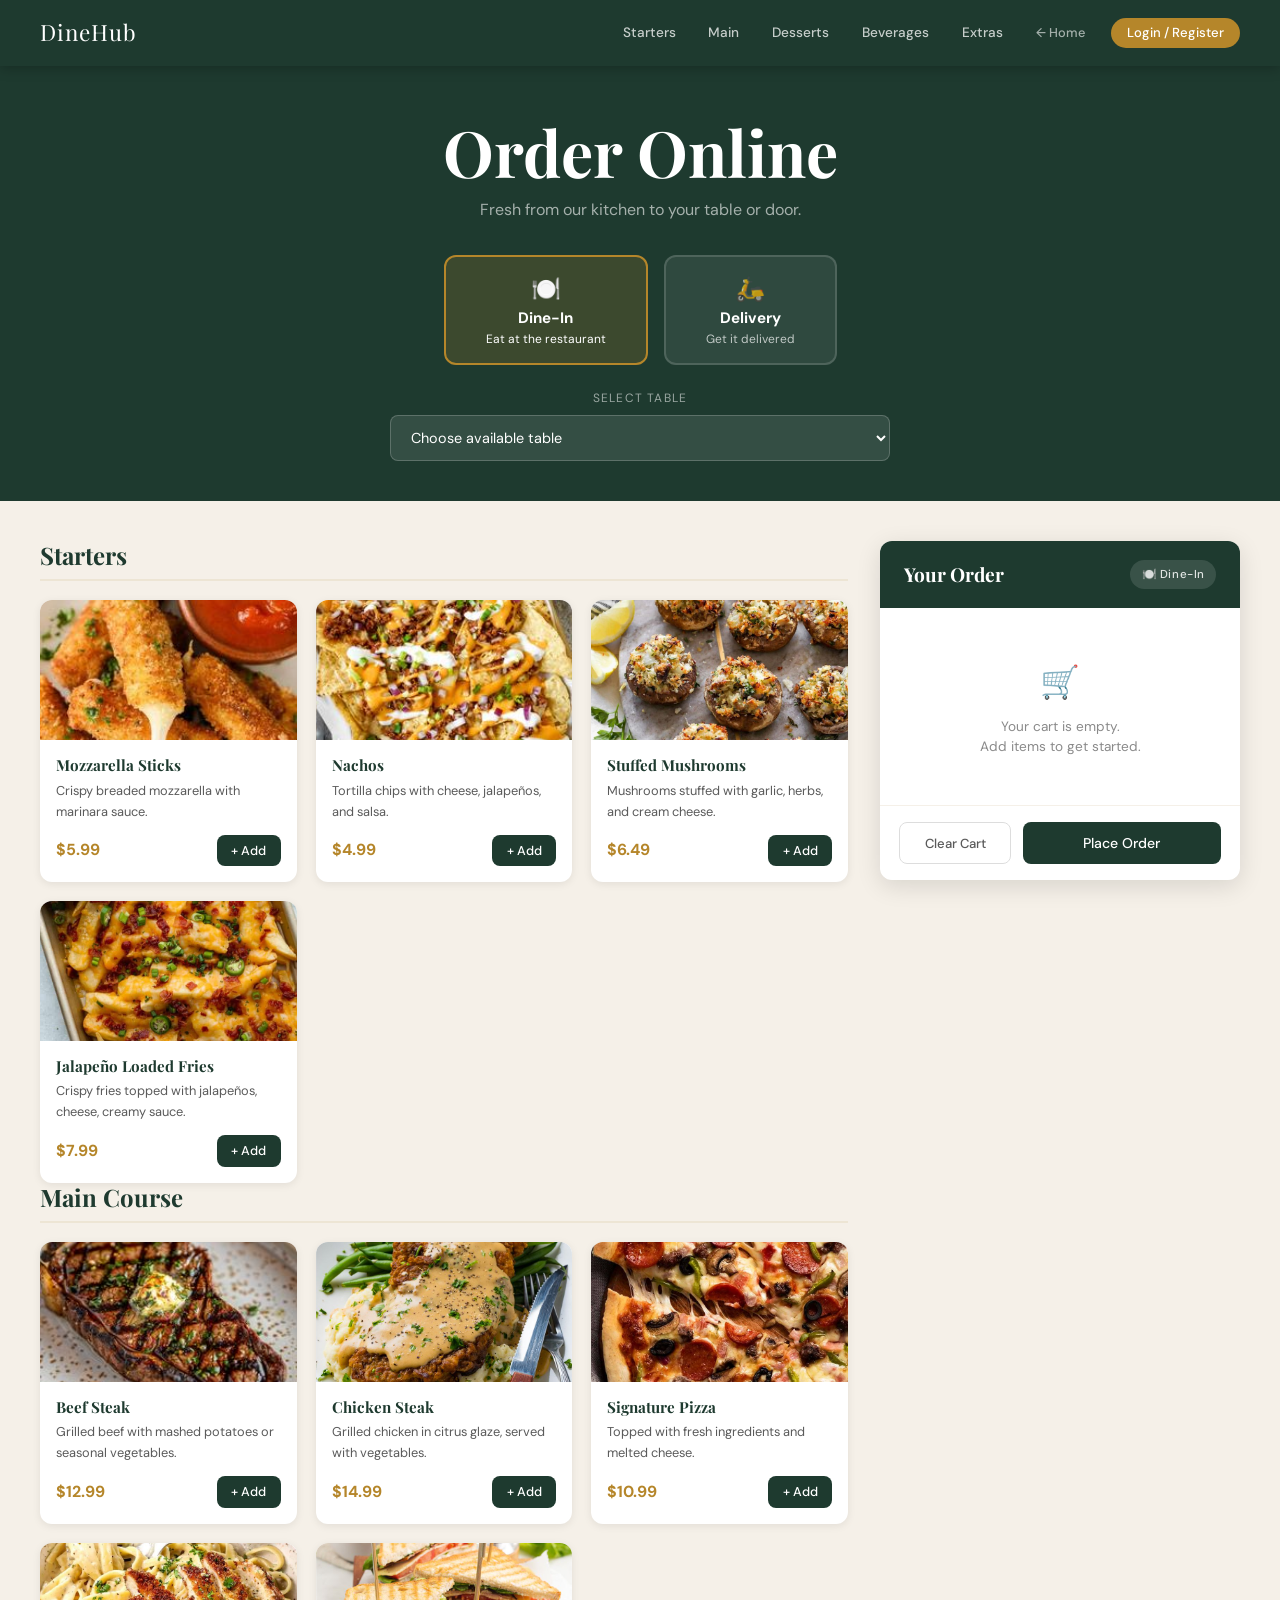
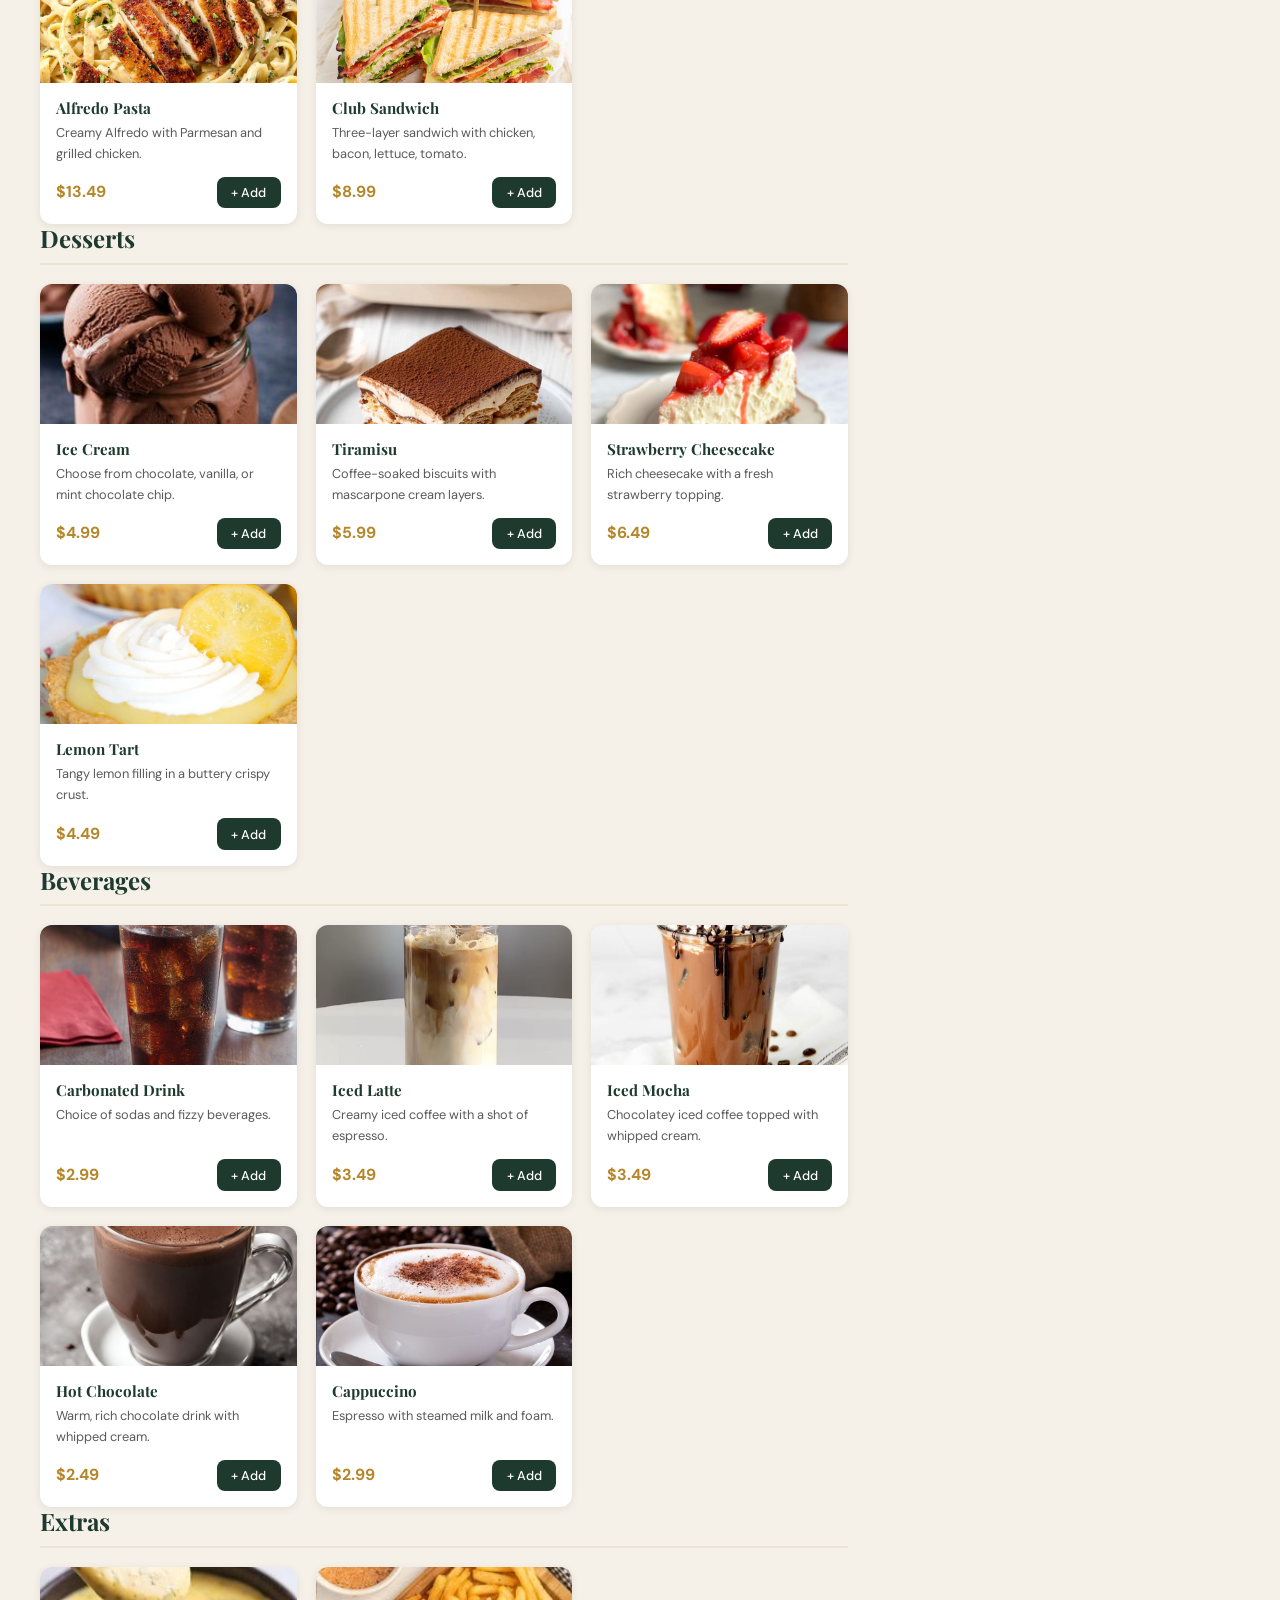
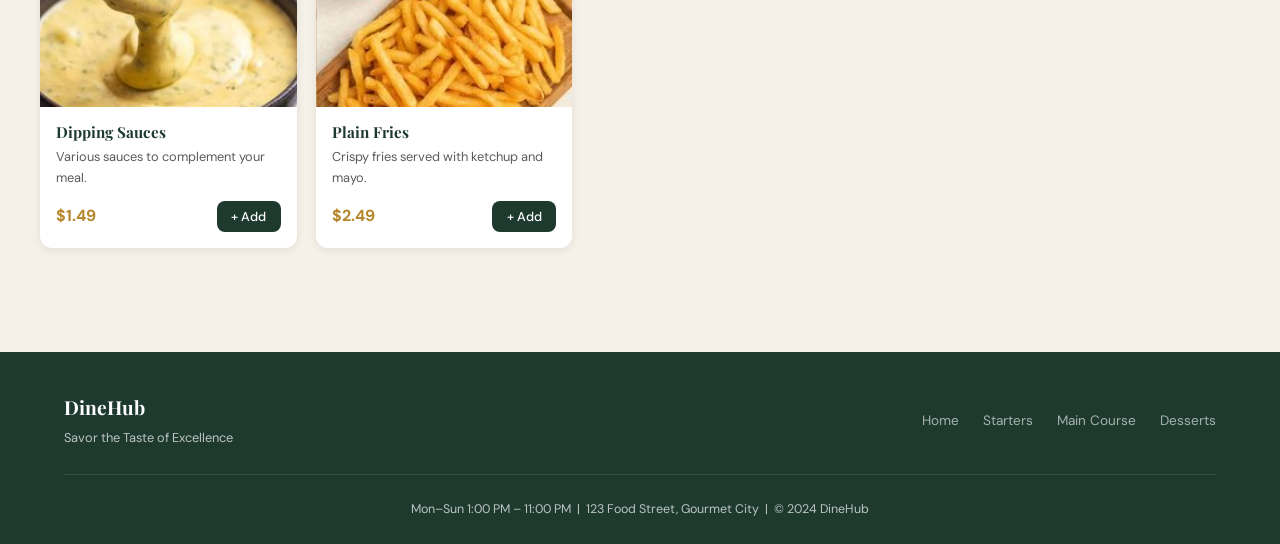
<file: index.html>
<!DOCTYPE html>
<html lang="en">
<head>
    <meta charset="UTF-8">
    <meta name="viewport" content="width=device-width, initial-scale=1.0">
    <title>DineHub — Order Online</title>
    <link href="https://fonts.googleapis.com/css2?family=Playfair+Display:ital,wght@0,400;0,700;1,400&family=DM+Sans:wght@300;400;500&display=swap" rel="stylesheet">
    <link rel="stylesheet" href="styles.css">
</head>
<body class="order-page">

    <nav class="top-nav">
        <div class="nav-brand">DineHub</div>
        <div class="nav-links">
            <a href="#Starters">Starters</a>
            <a href="#Main-course">Main</a>
            <a href="#Desserts">Desserts</a>
            <a href="#Beverages">Beverages</a>
            <a href="#Extras">Extras</a>
            <a href="home.html" class="nav-back">← Home</a>
            <!-- Login/Register button injected here by script.js -->
        </div>
    </nav>

    <div class="order-hero">
        <h1>Order Online</h1>
        <p>Fresh from our kitchen to your table or door.</p>

        <!-- ORDER TYPE SELECTOR -->
        <div class="order-type-selector">
            <button class="order-type-btn active" data-type="dine-in" id="btnDineIn">
                <span class="type-icon">🍽️</span>
                <strong>Dine-In</strong>
                <small>Eat at the restaurant</small>
            </button>
            <button class="order-type-btn" data-type="delivery" id="btnDelivery">
                <span class="type-icon">🛵</span>
                <strong>Delivery</strong>
                <small>Get it delivered</small>
            </button>
        </div>

        <!-- DINE-IN: table selection -->
        <div class="order-extra-fields" id="dineinFields">
            <label>Select Table</label>
            <select id="tableSelect">
                <option value="">Choose available table</option>
                <option value="1">Table 1 — 2 seats</option>
                <option value="2">Table 2 — 4 seats</option>
                <option value="3">Table 3 — 4 seats</option>
                <option value="4">Table 4 — 6 seats</option>
                <option value="5">Table 5 — 8 seats</option>
                <option value="6">Table 6 — 2 seats</option>
                <option value="7">Table 7 — 4 seats</option>
            </select>
        </div>

        <!-- DELIVERY: address -->
        <div class="order-extra-fields hidden" id="deliveryFields">
            <label>Delivery Address</label>
            <input type="text" id="deliveryAddress" placeholder="Enter your delivery address…">
        </div>
    </div>

    <main class="order-layout">
        <div class="menu-column">

            <section id="Starters">
                <h2 class="category-heading"><span>Starters</span></h2>
                <div class="items-grid">
                    <div class="menu-card" data-price="5.99" data-name="Mozzarella Sticks" data-item-id="1">
                        <div class="card-img" style="background-image:url('mz.jpg')"></div>
                        <div class="card-body">
                            <h3>Mozzarella Sticks</h3>
                            <p>Crispy breaded mozzarella with marinara sauce.</p>
                            <div class="card-footer">
                                <strong>$5.99</strong>
                                <button class="add-to-cart">+ Add</button>
                            </div>
                        </div>
                    </div>
                    <div class="menu-card" data-price="4.99" data-name="Nachos" data-item-id="2">
                        <div class="card-img" style="background-image:url('nachos.jpg')"></div>
                        <div class="card-body">
                            <h3>Nachos</h3>
                            <p>Tortilla chips with cheese, jalapeños, and salsa.</p>
                            <div class="card-footer">
                                <strong>$4.99</strong>
                                <button class="add-to-cart">+ Add</button>
                            </div>
                        </div>
                    </div>
                    <div class="menu-card" data-price="6.49" data-name="Stuffed Mushrooms" data-item-id="3">
                        <div class="card-img" style="background-image:url('Stuffed Mushrooms {Easy Appetizer} - Two Peas & Their Pod.jpeg')"></div>
                        <div class="card-body">
                            <h3>Stuffed Mushrooms</h3>
                            <p>Mushrooms stuffed with garlic, herbs, and cream cheese.</p>
                            <div class="card-footer">
                                <strong>$6.49</strong>
                                <button class="add-to-cart">+ Add</button>
                            </div>
                        </div>
                    </div>
                    <div class="menu-card" data-price="7.99" data-name="Jalapeño Loaded Fries" data-item-id="4">
                        <div class="card-img" style="background-image:url('fries.jpeg')"></div>
                        <div class="card-body">
                            <h3>Jalapeño Loaded Fries</h3>
                            <p>Crispy fries topped with jalapeños, cheese, creamy sauce.</p>
                            <div class="card-footer">
                                <strong>$7.99</strong>
                                <button class="add-to-cart">+ Add</button>
                            </div>
                        </div>
                    </div>
                </div>
            </section>

            <section id="Main-course">
                <h2 class="category-heading"><span>Main Course</span></h2>
                <div class="items-grid">
                    <div class="menu-card" data-price="12.99" data-name="Beef Steak" data-item-id="5">
                        <div class="card-img" style="background-image:url('beefsteak.jpg')"></div>
                        <div class="card-body">
                            <h3>Beef Steak</h3>
                            <p>Grilled beef with mashed potatoes or seasonal vegetables.</p>
                            <div class="card-footer">
                                <strong>$12.99</strong>
                                <button class="add-to-cart">+ Add</button>
                            </div>
                        </div>
                    </div>
                    <div class="menu-card" data-price="14.99" data-name="Chicken Steak" data-item-id="6">
                        <div class="card-img" style="background-image:url('Chicken Fried Steak.jpeg')"></div>
                        <div class="card-body">
                            <h3>Chicken Steak</h3>
                            <p>Grilled chicken in citrus glaze, served with vegetables.</p>
                            <div class="card-footer">
                                <strong>$14.99</strong>
                                <button class="add-to-cart">+ Add</button>
                            </div>
                        </div>
                    </div>
                    <div class="menu-card" data-price="10.99" data-name="Pizza" data-item-id="7">
                        <div class="card-img" style="background-image:url('pizza.jpeg')"></div>
                        <div class="card-body">
                            <h3>Signature Pizza</h3>
                            <p>Topped with fresh ingredients and melted cheese.</p>
                            <div class="card-footer">
                                <strong>$10.99</strong>
                                <button class="add-to-cart">+ Add</button>
                            </div>
                        </div>
                    </div>
                    <div class="menu-card" data-price="13.49" data-name="Alfredo Pasta" data-item-id="8">
                        <div class="card-img" style="background-image:url('Alfredo.jpeg')"></div>
                        <div class="card-body">
                            <h3>Alfredo Pasta</h3>
                            <p>Creamy Alfredo with Parmesan and grilled chicken.</p>
                            <div class="card-footer">
                                <strong>$13.49</strong>
                                <button class="add-to-cart">+ Add</button>
                            </div>
                        </div>
                    </div>
                    <div class="menu-card" data-price="8.99" data-name="Club Sandwich" data-item-id="9">
                        <div class="card-img" style="background-image:url('Club sandwich.jpeg')"></div>
                        <div class="card-body">
                            <h3>Club Sandwich</h3>
                            <p>Three-layer sandwich with chicken, bacon, lettuce, tomato.</p>
                            <div class="card-footer">
                                <strong>$8.99</strong>
                                <button class="add-to-cart">+ Add</button>
                            </div>
                        </div>
                    </div>
                </div>
            </section>

            <section id="Desserts">
                <h2 class="category-heading"><span>Desserts</span></h2>
                <div class="items-grid">
                    <div class="menu-card" data-price="4.99" data-name="Ice Cream" data-item-id="10">
                        <div class="card-img" style="background-image:url('iceee.jpg')"></div>
                        <div class="card-body">
                            <h3>Ice Cream</h3>
                            <p>Choose from chocolate, vanilla, or mint chocolate chip.</p>
                            <div class="card-footer">
                                <strong>$4.99</strong>
                                <button class="add-to-cart">+ Add</button>
                            </div>
                        </div>
                    </div>
                    <div class="menu-card" data-price="5.99" data-name="Tiramisu" data-item-id="11">
                        <div class="card-img" style="background-image:url('Chocolate Tiramisu.jpeg')"></div>
                        <div class="card-body">
                            <h3>Tiramisu</h3>
                            <p>Coffee-soaked biscuits with mascarpone cream layers.</p>
                            <div class="card-footer">
                                <strong>$5.99</strong>
                                <button class="add-to-cart">+ Add</button>
                            </div>
                        </div>
                    </div>
                    <div class="menu-card" data-price="6.49" data-name="Strawberry Cheesecake" data-item-id="12">
                        <div class="card-img" style="background-image:url('cheesecake.jpeg')"></div>
                        <div class="card-body">
                            <h3>Strawberry Cheesecake</h3>
                            <p>Rich cheesecake with a fresh strawberry topping.</p>
                            <div class="card-footer">
                                <strong>$6.49</strong>
                                <button class="add-to-cart">+ Add</button>
                            </div>
                        </div>
                    </div>
                    <div class="menu-card" data-price="4.49" data-name="Lemon Tart" data-item-id="13">
                        <div class="card-img" style="background-image:url('Lemon Tart.jpeg')"></div>
                        <div class="card-body">
                            <h3>Lemon Tart</h3>
                            <p>Tangy lemon filling in a buttery crispy crust.</p>
                            <div class="card-footer">
                                <strong>$4.49</strong>
                                <button class="add-to-cart">+ Add</button>
                            </div>
                        </div>
                    </div>
                </div>
            </section>

            <section id="Beverages">
                <h2 class="category-heading"><span>Beverages</span></h2>
                <div class="items-grid">
                    <div class="menu-card" data-price="2.99" data-name="Carbonated Drink" data-item-id="14">
                        <div class="card-img" style="background-image:url('drink.jpeg')"></div>
                        <div class="card-body">
                            <h3>Carbonated Drink</h3>
                            <p>Choice of sodas and fizzy beverages.</p>
                            <div class="card-footer">
                                <strong>$2.99</strong>
                                <button class="add-to-cart">+ Add</button>
                            </div>
                        </div>
                    </div>
                    <div class="menu-card" data-price="3.49" data-name="Iced Latte" data-item-id="15">
                        <div class="card-img" style="background-image:url('latte.jpeg')"></div>
                        <div class="card-body">
                            <h3>Iced Latte</h3>
                            <p>Creamy iced coffee with a shot of espresso.</p>
                            <div class="card-footer">
                                <strong>$3.49</strong>
                                <button class="add-to-cart">+ Add</button>
                            </div>
                        </div>
                    </div>
                    <div class="menu-card" data-price="3.49" data-name="Iced Mocha" data-item-id="16">
                        <div class="card-img" style="background-image:url('Iced Mocha.jpeg')"></div>
                        <div class="card-body">
                            <h3>Iced Mocha</h3>
                            <p>Chocolatey iced coffee topped with whipped cream.</p>
                            <div class="card-footer">
                                <strong>$3.49</strong>
                                <button class="add-to-cart">+ Add</button>
                            </div>
                        </div>
                    </div>
                    <div class="menu-card" data-price="2.49" data-name="Hot Chocolate" data-item-id="17">
                        <div class="card-img" style="background-image:url('hotchoco.jpeg')"></div>
                        <div class="card-body">
                            <h3>Hot Chocolate</h3>
                            <p>Warm, rich chocolate drink with whipped cream.</p>
                            <div class="card-footer">
                                <strong>$2.49</strong>
                                <button class="add-to-cart">+ Add</button>
                            </div>
                        </div>
                    </div>
                    <div class="menu-card" data-price="2.99" data-name="Cappuccino" data-item-id="18">
                        <div class="card-img" style="background-image:url('Cappuccino.jpeg')"></div>
                        <div class="card-body">
                            <h3>Cappuccino</h3>
                            <p>Espresso with steamed milk and foam.</p>
                            <div class="card-footer">
                                <strong>$2.99</strong>
                                <button class="add-to-cart">+ Add</button>
                            </div>
                        </div>
                    </div>
                </div>
            </section>

            <section id="Extras">
                <h2 class="category-heading"><span>Extras</span></h2>
                <div class="items-grid">
                    <div class="menu-card" data-price="1.49" data-name="Dipping Sauces" data-item-id="19">
                        <div class="card-img" style="background-image:url('sauces.jpg')"></div>
                        <div class="card-body">
                            <h3>Dipping Sauces</h3>
                            <p>Various sauces to complement your meal.</p>
                            <div class="card-footer">
                                <strong>$1.49</strong>
                                <button class="add-to-cart">+ Add</button>
                            </div>
                        </div>
                    </div>
                    <div class="menu-card" data-price="2.49" data-name="Plain Fries" data-item-id="20">
                        <div class="card-img" style="background-image:url('plainfries.jpg')"></div>
                        <div class="card-body">
                            <h3>Plain Fries</h3>
                            <p>Crispy fries served with ketchup and mayo.</p>
                            <div class="card-footer">
                                <strong>$2.49</strong>
                                <button class="add-to-cart">+ Add</button>
                            </div>
                        </div>
                    </div>
                </div>
            </section>

        </div><!-- end menu-column -->

        <!-- STICKY CART -->
        <aside class="cart-sidebar" id="cartSidebar">
            <div class="cart-header">
                <h2>Your Order</h2>
                <div class="cart-type-badge" id="cartTypeBadge">🍽️ Dine-In</div>
            </div>

            <div class="cart-items-list" id="cart-container">
                <div class="cart-empty">
                    <span>🛒</span>
                    <p>Your cart is empty.<br>Add items to get started.</p>
                </div>
            </div>

            <div class="cart-totals" id="cartTotals" style="display:none">
                <div class="totals-row">
                    <span>Subtotal</span>
                    <span id="subtotal">$0.00</span>
                </div>
                <div class="totals-row">
                    <span>Tax (10%)</span>
                    <span id="taxAmount">$0.00</span>
                </div>
                <div class="totals-row total-row">
                    <span>Total</span>
                    <span id="total-price">$0.00</span>
                </div>
            </div>

            <div class="cart-notes" id="cartNotes" style="display:none">
                <label>Special Instructions</label>
                <textarea id="specialNote" placeholder="Allergies, preferences, extra requests…" rows="2"></textarea>
            </div>

            <div class="cart-actions" id="cartActions">
                <button id="clear-cart" class="btn-clear">Clear Cart</button>
                <button id="confirm-order" class="btn-confirm">Place Order</button>
            </div>

            <div class="order-confirmed hidden" id="orderConfirmed">
                <div class="confirm-icon">✓</div>
                <h3>Order Placed!</h3>
                <p id="orderSummaryText">Your order is being prepared.</p>
                <div class="order-id-display">Order #<span id="orderId">—</span></div>
            </div>
        </aside>

    </main>

    <footer class="footer">
        <div class="footer-inner">
            <div class="footer-brand">
                <strong>DineHub</strong>
                <span>Savor the Taste of Excellence</span>
            </div>
            <div class="footer-links">
                <a href="home.html">Home</a>
                <a href="#Starters">Starters</a>
                <a href="#Main-course">Main Course</a>
                <a href="#Desserts">Desserts</a>
            </div>
        </div>
        <p class="footer-copy">Mon–Sun 1:00 PM – 11:00 PM &nbsp;|&nbsp; 123 Food Street, Gourmet City &nbsp;|&nbsp; &copy; 2024 DineHub</p>
    </footer>

    <script src="script.js"></script>
</body>
</html>
</file>
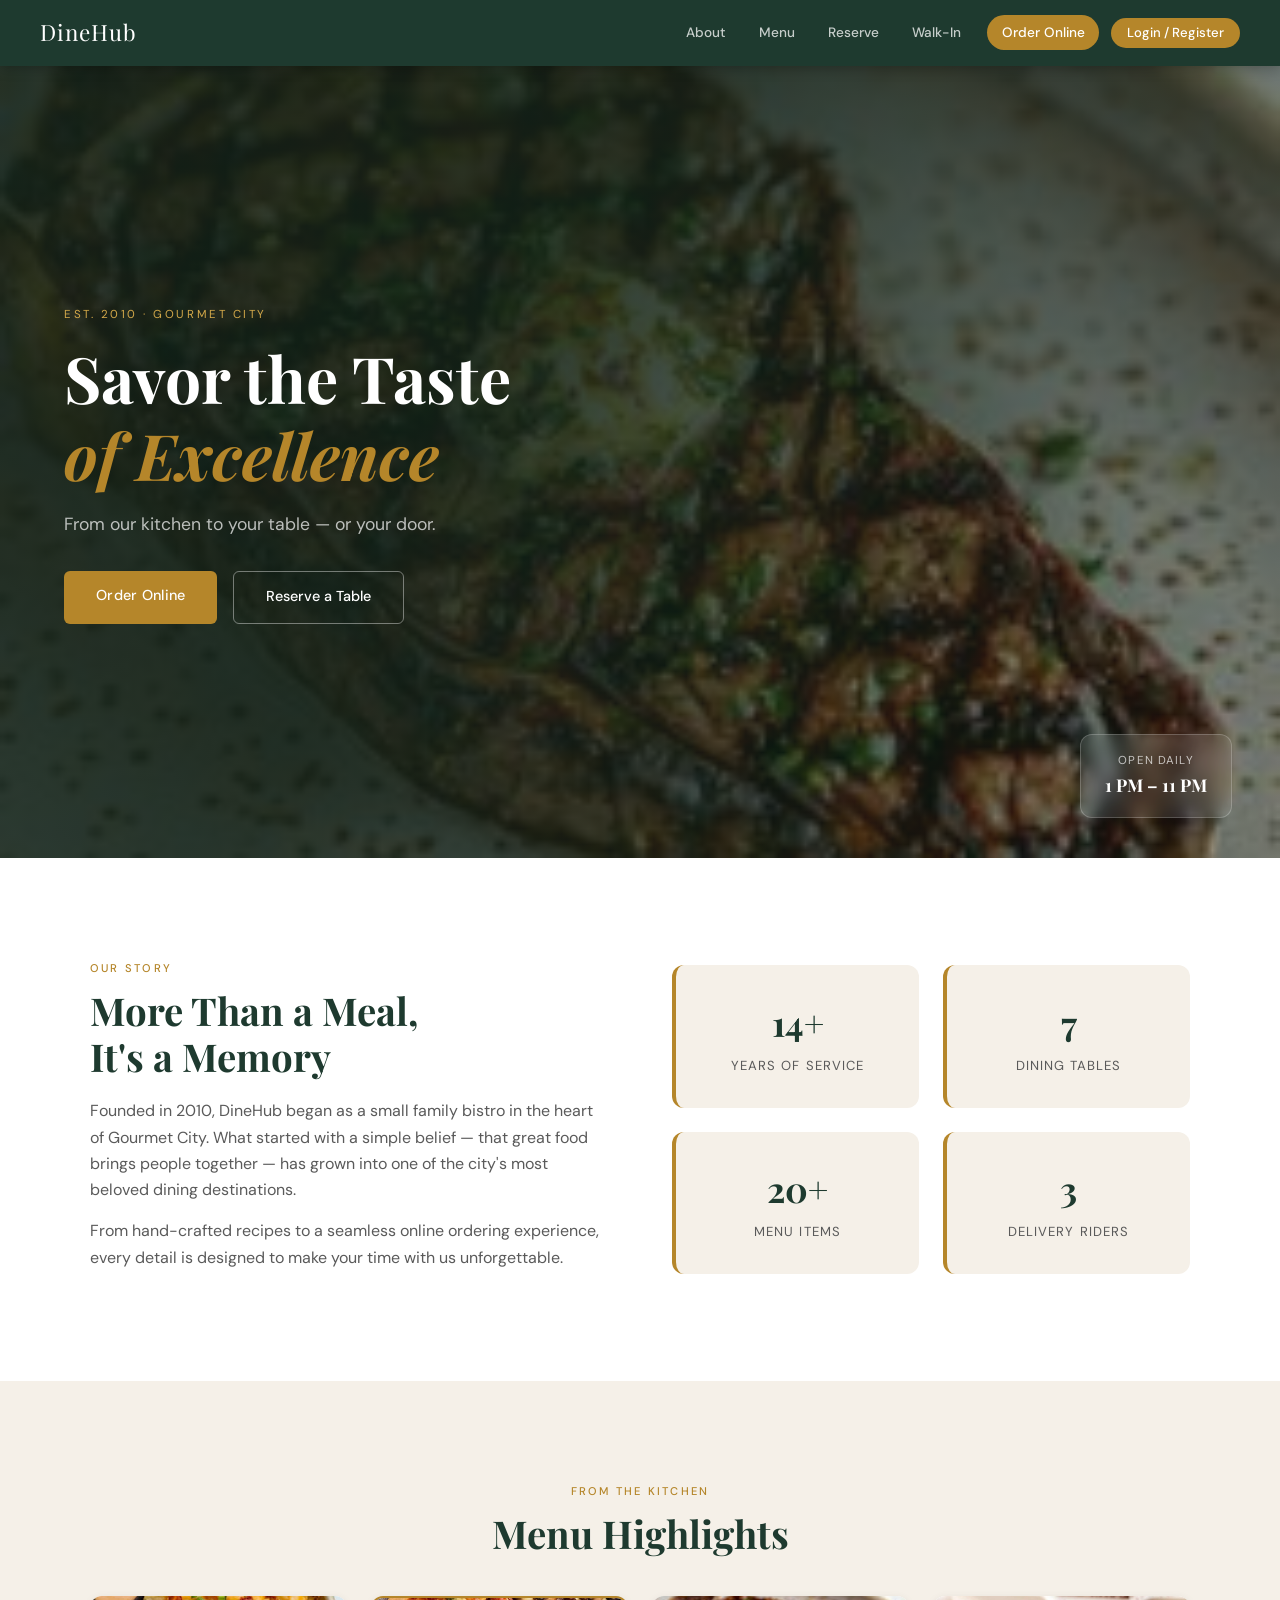
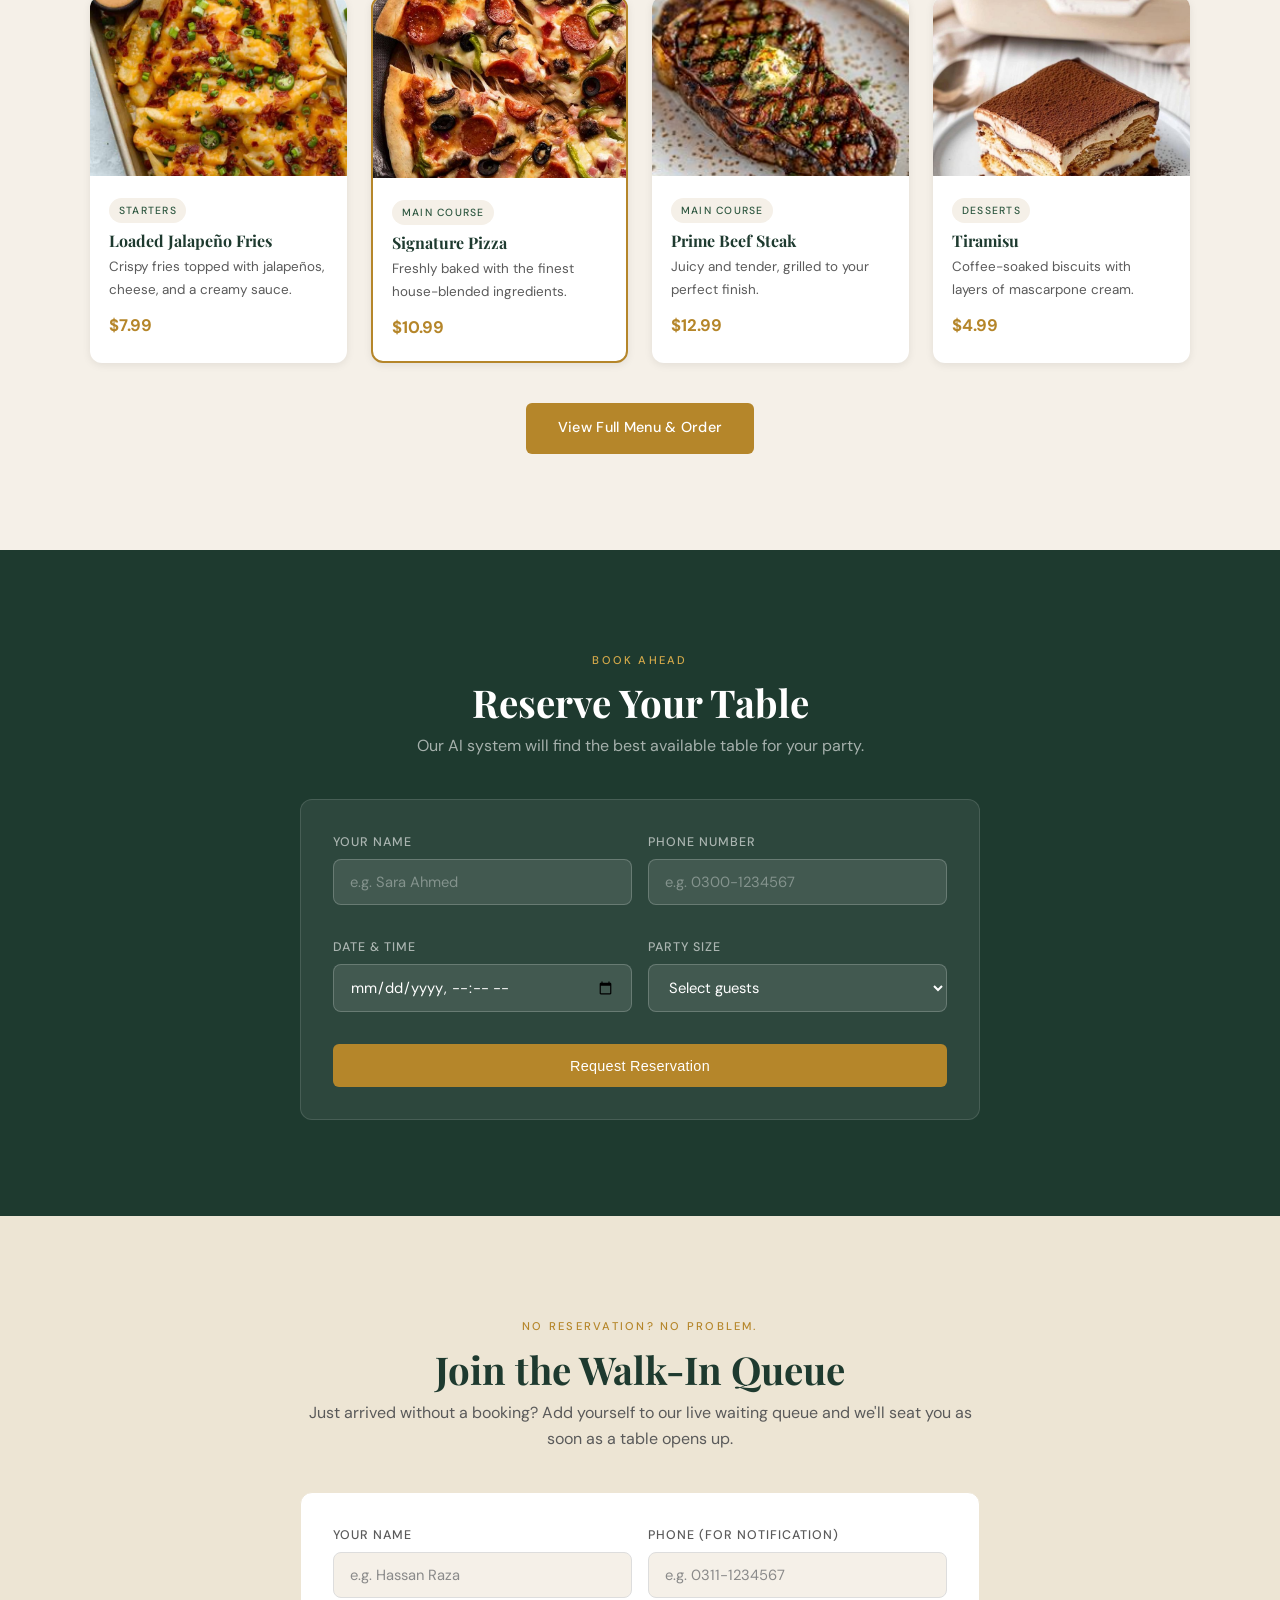
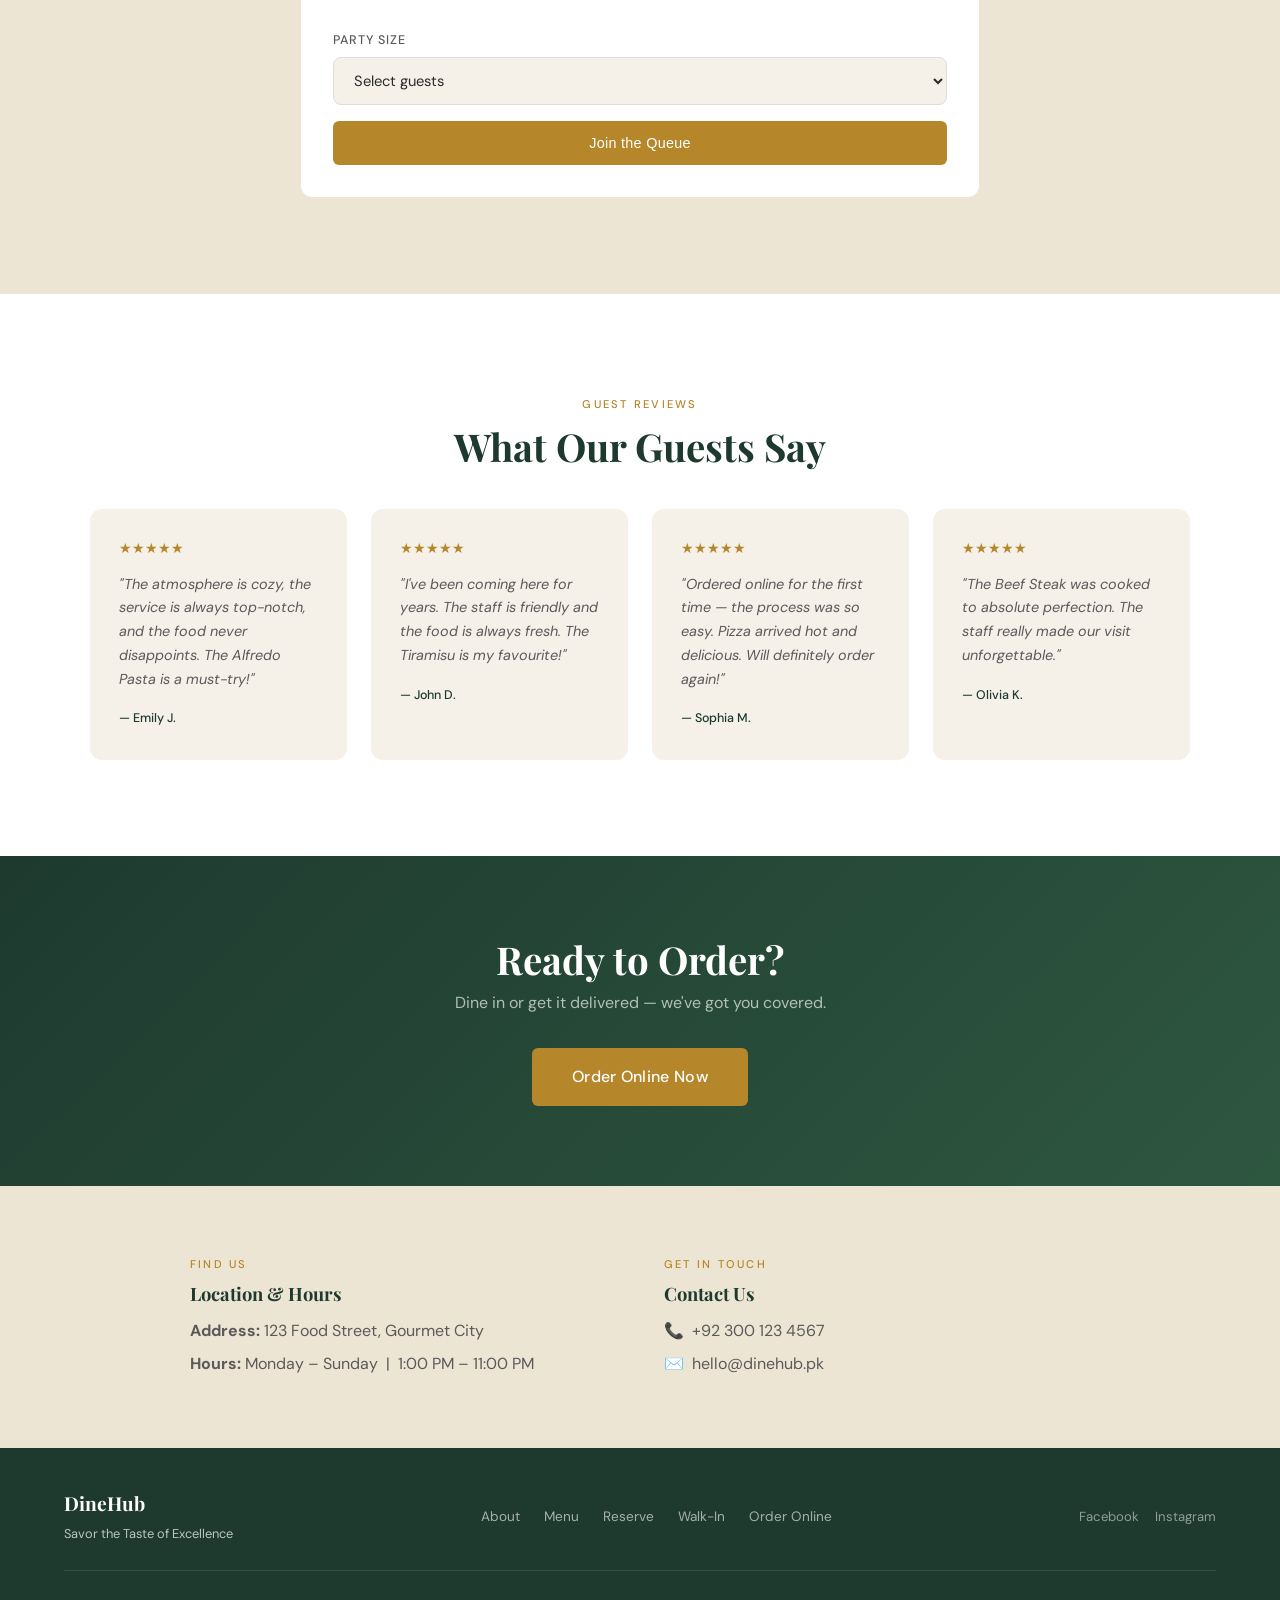
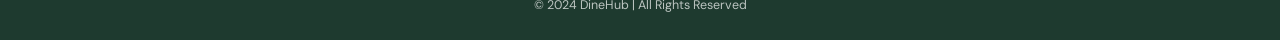
<file: home.html>
<!DOCTYPE html>
<html lang="en">
<head>
    <meta charset="UTF-8">
    <meta name="viewport" content="width=device-width, initial-scale=1.0">
    <title>DineHub — Savor the Taste of Excellence</title>
    <link href="https://fonts.googleapis.com/css2?family=Playfair+Display:ital,wght@0,400;0,700;1,400&family=DM+Sans:wght@300;400;500&display=swap" rel="stylesheet">
    <link rel="stylesheet" href="styles.css">
</head>
<body>

    <nav class="top-nav">
        <div class="nav-brand">DineHub</div>
        <div class="nav-links">
            <a href="#about">About</a>
            <a href="#highlights">Menu</a>
            <a href="#reserve">Reserve</a>
            <a href="#walkin">Walk-In</a>
            <a href="index.html" class="nav-cta">Order Online</a>
            <!-- Login/Register button injected here by script.js -->
        </div>
    </nav>

    <header class="hero">
        <div class="hero-overlay"></div>
        <div class="hero-content">
            <span class="hero-eyebrow">Est. 2010 · Gourmet City</span>
            <h1>Savor the Taste<br><em>of Excellence</em></h1>
            <p class="hero-sub">From our kitchen to your table — or your door.</p>
            <div class="hero-actions">
                <a href="index.html" class="btn-primary">Order Online</a>
                <a href="#reserve" class="btn-ghost">Reserve a Table</a>
            </div>
        </div>
        <div class="hero-badge">
            <span>Open Daily</span>
            <strong>1 PM – 11 PM</strong>
        </div>
    </header>

    <section id="about" class="about-section">
        <div class="about-grid">
            <div class="about-text">
                <span class="section-label">Our Story</span>
                <h2>More Than a Meal,<br>It's a Memory</h2>
                <p>Founded in 2010, DineHub began as a small family bistro in the heart of Gourmet City. What started with a simple belief — that great food brings people together — has grown into one of the city's most beloved dining destinations.</p>
                <p>From hand-crafted recipes to a seamless online ordering experience, every detail is designed to make your time with us unforgettable.</p>
            </div>
            <div class="about-stats">
                <div class="stat">
                    <strong>14+</strong>
                    <span>Years of Service</span>
                </div>
                <div class="stat">
                    <strong>7</strong>
                    <span>Dining Tables</span>
                </div>
                <div class="stat">
                    <strong>20+</strong>
                    <span>Menu Items</span>
                </div>
                <div class="stat">
                    <strong>3</strong>
                    <span>Delivery Riders</span>
                </div>
            </div>
        </div>
    </section>

    <section id="highlights" class="highlights-section">
        <span class="section-label">From the Kitchen</span>
        <h2>Menu Highlights</h2>
        <div class="highlights-grid">
            <div class="highlight-card">
                <div class="highlight-img" style="background-image: url('fries.jpeg')"></div>
                <div class="highlight-body">
                    <span class="tag">Starters</span>
                    <h3>Loaded Jalapeño Fries</h3>
                    <p>Crispy fries topped with jalapeños, cheese, and a creamy sauce.</p>
                    <strong>$7.99</strong>
                </div>
            </div>
            <div class="highlight-card featured">
                <div class="highlight-img" style="background-image: url('pizza.jpeg')"></div>
                <div class="highlight-body">
                    <span class="tag">Main Course</span>
                    <h3>Signature Pizza</h3>
                    <p>Freshly baked with the finest house-blended ingredients.</p>
                    <strong>$10.99</strong>
                </div>
            </div>
            <div class="highlight-card">
                <div class="highlight-img" style="background-image: url('beefsteak.jpg')"></div>
                <div class="highlight-body">
                    <span class="tag">Main Course</span>
                    <h3>Prime Beef Steak</h3>
                    <p>Juicy and tender, grilled to your perfect finish.</p>
                    <strong>$12.99</strong>
                </div>
            </div>
            <div class="highlight-card">
                <div class="highlight-img" style="background-image: url('Chocolate Tiramisu.jpeg')"></div>
                <div class="highlight-body">
                    <span class="tag">Desserts</span>
                    <h3>Tiramisu</h3>
                    <p>Coffee-soaked biscuits with layers of mascarpone cream.</p>
                    <strong>$4.99</strong>
                </div>
            </div>
        </div>
        <div style="text-align:center; margin-top: 2.5rem;">
            <a href="index.html" class="btn-primary">View Full Menu & Order</a>
        </div>
    </section>

    <!-- RESERVATION SECTION -->
    <section id="reserve" class="reserve-section">
        <div class="reserve-inner">
            <span class="section-label light">Book Ahead</span>
            <h2>Reserve Your Table</h2>
            <p class="reserve-sub">Our AI system will find the best available table for your party.</p>
            <form class="reserve-form" id="reserveForm">
                <div class="form-row">
                    <div class="form-group">
                        <label>Your Name</label>
                        <input type="text" placeholder="e.g. Sara Ahmed" required>
                    </div>
                    <div class="form-group">
                        <label>Phone Number</label>
                        <input type="tel" placeholder="e.g. 0300-1234567" required>
                    </div>
                </div>
                <div class="form-row">
                    <div class="form-group">
                        <label>Date & Time</label>
                        <input type="datetime-local" required>
                    </div>
                    <div class="form-group">
                        <label>Party Size</label>
                        <!--
                            IMPORTANT: value must be a plain number.
                            script.js reads this with parseInt() to send to the backend.
                        -->
                        <select required>
                            <option value="">Select guests</option>
                            <option value="1">1 person</option>
                            <option value="2">2 people</option>
                            <option value="3">3 people</option>
                            <option value="4">4 people</option>
                            <option value="5">5 people</option>
                            <option value="6">6 people</option>
                            <option value="7">7+ people</option>
                        </select>
                    </div>
                </div>
                <button type="submit" class="btn-primary full-width">Request Reservation</button>
            </form>
            <div class="reserve-confirmation hidden" id="reserveConfirm">
                <div class="confirm-icon">✓</div>
                <h3>Reservation Confirmed!</h3>
                <p>Our AI has assigned you the best available table. See you soon!</p>
            </div>
        </div>
    </section>

    <!-- WALK-IN QUEUE SECTION -->
    <section id="walkin" class="walkin-section">
        <div class="walkin-inner">
            <span class="section-label">No Reservation? No Problem.</span>
            <h2>Join the Walk-In Queue</h2>
            <p>Just arrived without a booking? Add yourself to our live waiting queue and we'll seat you as soon as a table opens up.</p>
            <form class="walkin-form" id="walkinForm">
                <div class="form-row">
                    <div class="form-group">
                        <label>Your Name</label>
                        <input type="text" placeholder="e.g. Hassan Raza" required>
                    </div>
                    <div class="form-group">
                        <label>Phone (for notification)</label>
                        <input type="tel" placeholder="e.g. 0311-1234567" required>
                    </div>
                </div>
                <div class="form-group">
                    <label>Party Size</label>
                    <select required>
                        <option value="">Select guests</option>
                        <option value="1">1 person</option>
                        <option value="2">2 people</option>
                        <option value="3">3 people</option>
                        <option value="4">4 people</option>
                        <option value="5">5 people</option>
                        <option value="6">6+ people</option>
                    </select>
                </div>
                <button type="submit" class="btn-primary full-width">Join the Queue</button>
            </form>
            <div class="walkin-confirmation hidden" id="walkinConfirm">
                <div class="queue-card">
                    <span class="queue-label">You're in the queue!</span>
                    <div class="queue-number" id="queueNumber">#4</div>
                    <p>We'll notify you when your table is ready. Estimated wait: <strong>15–20 min</strong></p>
                </div>
            </div>
        </div>
    </section>

    <!-- TESTIMONIALS -->
    <section class="testimonials-section">
        <span class="section-label">Guest Reviews</span>
        <h2>What Our Guests Say</h2>
        <div class="testimonials-track">
            <div class="testimonial-card">
                <div class="stars">★★★★★</div>
                <p>"The atmosphere is cozy, the service is always top-notch, and the food never disappoints. The Alfredo Pasta is a must-try!"</p>
                <span>— Emily J.</span>
            </div>
            <div class="testimonial-card">
                <div class="stars">★★★★★</div>
                <p>"I've been coming here for years. The staff is friendly and the food is always fresh. The Tiramisu is my favourite!"</p>
                <span>— John D.</span>
            </div>
            <div class="testimonial-card">
                <div class="stars">★★★★★</div>
                <p>"Ordered online for the first time — the process was so easy. Pizza arrived hot and delicious. Will definitely order again!"</p>
                <span>— Sophia M.</span>
            </div>
            <div class="testimonial-card">
                <div class="stars">★★★★★</div>
                <p>"The Beef Steak was cooked to absolute perfection. The staff really made our visit unforgettable."</p>
                <span>— Olivia K.</span>
            </div>
        </div>
    </section>

    <section class="cta-banner">
        <div class="cta-inner">
            <h2>Ready to Order?</h2>
            <p>Dine in or get it delivered — we've got you covered.</p>
            <a href="index.html" class="btn-primary large">Order Online Now</a>
        </div>
    </section>

    <section class="location-section">
        <div class="loc-grid">
            <div class="loc-info">
                <span class="section-label">Find Us</span>
                <h3>Location & Hours</h3>
                <p><strong>Address:</strong> 123 Food Street, Gourmet City</p>
                <p><strong>Hours:</strong> Monday – Sunday &nbsp;|&nbsp; 1:00 PM – 11:00 PM</p>
            </div>
            <div class="loc-contact">
                <span class="section-label">Get in Touch</span>
                <h3>Contact Us</h3>
                <p>📞 &nbsp;+92 300 123 4567</p>
                <p>✉️ &nbsp;hello@dinehub.pk</p>
            </div>
        </div>
    </section>

    <footer class="footer">
        <div class="footer-inner">
            <div class="footer-brand">
                <strong>DineHub</strong>
                <span>Savor the Taste of Excellence</span>
            </div>
            <div class="footer-links">
                <a href="#about">About</a>
                <a href="#highlights">Menu</a>
                <a href="#reserve">Reserve</a>
                <a href="#walkin">Walk-In</a>
                <a href="index.html">Order Online</a>
            </div>
            <div class="footer-social">
                <a href="#">Facebook</a>
                <a href="#">Instagram</a>
            </div>
        </div>
        <p class="footer-copy">&copy; 2024 DineHub | All Rights Reserved</p>
    </footer>

    <script src="script.js"></script>
</body>
</html>
</file>
<file: styles.css>
/* =============================================
   DineHub — styles.css
   Aesthetic: Warm editorial luxury / rich cream & deep forest
   Fonts: Playfair Display + DM Sans
============================================= */

:root {
    --cream:    #f5f0e8;
    --cream-dk: #ede5d4;
    --forest:   #1e3a2f;
    --forest-lt:#2e5740;
    --gold:     #b5862a;
    --gold-lt:  #d4a94a;
    --charcoal: #2a2a2a;
    --mid:      #5a5a5a;
    --light:    #8a8a8a;
    --white:    #ffffff;
    --card-bg:  #ffffff;
    --shadow-sm: 0 2px 8px rgba(0,0,0,0.08);
    --shadow-md: 0 6px 24px rgba(0,0,0,0.12);
    --shadow-lg: 0 16px 48px rgba(0,0,0,0.16);
    --radius:   12px;
    --radius-sm:8px;
}

*, *::before, *::after { box-sizing: border-box; margin: 0; padding: 0; }

html { scroll-behavior: smooth; }

body {
    font-family: 'DM Sans', sans-serif;
    background: var(--cream);
    color: var(--charcoal);
    line-height: 1.65;
}

/* ---- TYPOGRAPHY ---- */
h1, h2, h3 { font-family: 'Playfair Display', serif; line-height: 1.2; }
h1 { font-size: clamp(2.4rem, 5vw, 4rem); }
h2 { font-size: clamp(1.8rem, 3vw, 2.6rem); }
h3 { font-size: 1.15rem; }

em { font-style: italic; color: var(--gold); }

.section-label {
    display: inline-block;
    font-family: 'DM Sans', sans-serif;
    font-size: 0.7rem;
    font-weight: 500;
    letter-spacing: 0.2em;
    text-transform: uppercase;
    color: var(--gold);
    margin-bottom: 0.6rem;
}
.section-label.light { color: var(--gold-lt); }

/* ---- UTILITY ---- */
.hidden { display: none !important; }

/* ============================================================
   TOP NAV
============================================================ */
.top-nav {
    position: sticky;
    top: 0;
    z-index: 100;
    background: var(--forest);
    display: flex;
    align-items: center;
    justify-content: space-between;
    padding: 0.9rem 2.5rem;
    box-shadow: 0 2px 12px rgba(0,0,0,0.25);
}

.nav-brand {
    font-family: 'Playfair Display', serif;
    font-size: 1.4rem;
    color: var(--white);
    letter-spacing: 1px;
}

.nav-links {
    display: flex;
    align-items: center;
    gap: 0.25rem;
}

.nav-links a {
    color: rgba(255,255,255,0.75);
    text-decoration: none;
    font-size: 0.85rem;
    font-weight: 500;
    padding: 0.4rem 0.9rem;
    border-radius: 20px;
    transition: background 0.2s, color 0.2s;
}

.nav-links a:hover {
    background: rgba(255,255,255,0.12);
    color: var(--white);
}

.nav-links .nav-cta {
    background: var(--gold);
    color: var(--white);
    margin-left: 0.5rem;
}

.nav-links .nav-cta:hover { background: var(--gold-lt); }

.nav-links .nav-back {
    color: rgba(255,255,255,0.6);
    font-size: 0.8rem;
}

/* ============================================================
   HERO
============================================================ */
.hero {
    position: relative;
    min-height: 88vh;
    display: flex;
    align-items: center;
    background: url('beefsteak.jpg') center/cover no-repeat;
    overflow: hidden;
}

.hero-overlay {
    position: absolute;
    inset: 0;
    background: linear-gradient(120deg, rgba(18,34,24,0.88) 40%, rgba(18,34,24,0.4));
}

.hero-content {
    position: relative;
    z-index: 2;
    padding: 4rem 5vw;
    max-width: 680px;
    animation: heroIn 0.9s ease both;
}

@keyframes heroIn {
    from { opacity: 0; transform: translateY(24px); }
    to   { opacity: 1; transform: translateY(0); }
}

.hero-eyebrow {
    display: inline-block;
    font-size: 0.72rem;
    letter-spacing: 0.22em;
    text-transform: uppercase;
    color: var(--gold-lt);
    margin-bottom: 1rem;
}

.hero-content h1 { color: var(--white); margin-bottom: 1rem; }

.hero-sub {
    color: rgba(255,255,255,0.7);
    font-size: 1.1rem;
    margin-bottom: 2rem;
}

.hero-actions { display: flex; gap: 1rem; flex-wrap: wrap; }

.hero-badge {
    position: absolute;
    bottom: 2.5rem;
    right: 3rem;
    background: rgba(255,255,255,0.1);
    backdrop-filter: blur(8px);
    border: 1px solid rgba(255,255,255,0.2);
    border-radius: var(--radius);
    padding: 1rem 1.5rem;
    color: white;
    text-align: center;
    z-index: 2;
}
.hero-badge span { display: block; font-size: 0.72rem; letter-spacing: 0.1em; text-transform: uppercase; opacity: 0.7; }
.hero-badge strong { font-family: 'Playfair Display', serif; font-size: 1.1rem; }

/* ---- BUTTONS ---- */
.btn-primary {
    display: inline-block;
    background: var(--gold);
    color: var(--white);
    padding: 0.85rem 2rem;
    border-radius: 6px;
    font-size: 0.9rem;
    font-weight: 500;
    text-decoration: none;
    border: none;
    cursor: pointer;
    transition: background 0.2s, transform 0.15s;
    letter-spacing: 0.02em;
}
.btn-primary:hover { background: var(--gold-lt); transform: translateY(-2px); }
.btn-primary.large { padding: 1rem 2.5rem; font-size: 1rem; }
.btn-primary.full-width { width: 100%; text-align: center; }

.btn-ghost {
    display: inline-block;
    background: transparent;
    color: var(--white);
    padding: 0.85rem 2rem;
    border-radius: 6px;
    border: 1.5px solid rgba(255,255,255,0.4);
    font-size: 0.9rem;
    font-weight: 500;
    text-decoration: none;
    transition: border-color 0.2s, background 0.2s;
}
.btn-ghost:hover { border-color: var(--white); background: rgba(255,255,255,0.08); }

/* ============================================================
   ABOUT
============================================================ */
.about-section {
    background: var(--white);
    padding: 6rem 5vw;
}

.about-grid {
    max-width: 1100px;
    margin: 0 auto;
    display: grid;
    grid-template-columns: 1fr 1fr;
    gap: 4rem;
    align-items: center;
}

.about-text h2 { color: var(--forest); margin-bottom: 1.2rem; }
.about-text p { color: var(--mid); margin-bottom: 0.9rem; }

.about-stats {
    display: grid;
    grid-template-columns: 1fr 1fr;
    gap: 1.5rem;
}

.stat {
    background: var(--cream);
    border-radius: var(--radius);
    padding: 1.8rem;
    text-align: center;
    border-left: 4px solid var(--gold);
}
.stat strong { display: block; font-family: 'Playfair Display', serif; font-size: 2.2rem; color: var(--forest); }
.stat span { font-size: 0.82rem; color: var(--mid); text-transform: uppercase; letter-spacing: 0.08em; }

/* ============================================================
   HIGHLIGHTS
============================================================ */
.highlights-section {
    padding: 6rem 5vw;
    text-align: center;
    background: var(--cream);
}
.highlights-section h2 { color: var(--forest); margin-bottom: 2.5rem; }

.highlights-grid {
    max-width: 1100px;
    margin: 0 auto;
    display: grid;
    grid-template-columns: repeat(4, 1fr);
    gap: 1.5rem;
}

.highlight-card {
    background: var(--white);
    border-radius: var(--radius);
    overflow: hidden;
    box-shadow: var(--shadow-sm);
    transition: transform 0.25s, box-shadow 0.25s;
    text-align: left;
}
.highlight-card:hover { transform: translateY(-6px); box-shadow: var(--shadow-md); }

.highlight-card.featured {
    grid-row: span 1;
    border: 2px solid var(--gold);
}

.highlight-img {
    height: 180px;
    background-size: cover;
    background-position: center;
}

.highlight-body { padding: 1.2rem; }
.highlight-body h3 { color: var(--forest); margin-bottom: 0.4rem; font-size: 1rem; }
.highlight-body p { color: var(--mid); font-size: 0.84rem; margin-bottom: 0.7rem; }
.highlight-body strong { color: var(--gold); font-size: 1.05rem; }

.tag {
    display: inline-block;
    font-size: 0.65rem;
    font-weight: 500;
    letter-spacing: 0.12em;
    text-transform: uppercase;
    background: var(--cream);
    color: var(--forest-lt);
    padding: 0.25rem 0.6rem;
    border-radius: 20px;
    margin-bottom: 0.5rem;
}

/* ============================================================
   RESERVATION
============================================================ */
.reserve-section {
    background: var(--forest);
    padding: 6rem 5vw;
}

.reserve-inner {
    max-width: 680px;
    margin: 0 auto;
    text-align: center;
}

.reserve-inner h2 { color: var(--white); margin-bottom: 0.5rem; }
.reserve-sub { color: rgba(255,255,255,0.6); margin-bottom: 2.5rem; }

.reserve-form, .walkin-form {
    background: rgba(255,255,255,0.07);
    border: 1px solid rgba(255,255,255,0.12);
    border-radius: var(--radius);
    padding: 2rem;
    text-align: left;
}

.form-row {
    display: grid;
    grid-template-columns: 1fr 1fr;
    gap: 1rem;
    margin-bottom: 1rem;
}

.form-group {
    display: flex;
    flex-direction: column;
    gap: 0.4rem;
    margin-bottom: 1rem;
}

.form-group label {
    font-size: 0.78rem;
    font-weight: 500;
    letter-spacing: 0.08em;
    text-transform: uppercase;
    color: rgba(255,255,255,0.6);
}

.form-group input,
.form-group select,
.form-group textarea {
    background: rgba(255,255,255,0.1);
    border: 1px solid rgba(255,255,255,0.2);
    border-radius: var(--radius-sm);
    padding: 0.75rem 1rem;
    color: var(--white);
    font-family: 'DM Sans', sans-serif;
    font-size: 0.92rem;
    transition: border-color 0.2s;
}

.form-group input::placeholder { color: rgba(255,255,255,0.35); }
.form-group input:focus,
.form-group select:focus { outline: none; border-color: var(--gold); }

.form-group select option { background: var(--forest); }

.reserve-confirmation, .walkin-confirmation {
    padding: 2rem;
    text-align: center;
    color: white;
}

.confirm-icon {
    width: 56px;
    height: 56px;
    border-radius: 50%;
    background: var(--gold);
    color: white;
    font-size: 1.6rem;
    display: flex;
    align-items: center;
    justify-content: center;
    margin: 0 auto 1rem;
}

.reserve-confirmation h3, .walkin-confirmation h3 { color: var(--white); margin-bottom: 0.5rem; }
.reserve-confirmation p, .walkin-confirmation p { color: rgba(255,255,255,0.7); }

/* ============================================================
   WALK-IN QUEUE
============================================================ */
.walkin-section {
    background: var(--cream-dk);
    padding: 6rem 5vw;
}

.walkin-inner {
    max-width: 680px;
    margin: 0 auto;
    text-align: center;
}

.walkin-inner h2 { color: var(--forest); margin-bottom: 0.5rem; }
.walkin-inner > p { color: var(--mid); margin-bottom: 2.5rem; }

.walkin-form {
    background: var(--white);
    border: 1px solid var(--cream-dk);
}

.walkin-form .form-group label { color: var(--mid); }
.walkin-form input,
.walkin-form select {
    background: var(--cream);
    border: 1px solid #ddd;
    color: var(--charcoal);
}
.walkin-form input::placeholder { color: var(--light); }
.walkin-form input:focus,
.walkin-form select:focus { border-color: var(--gold); }
.walkin-form select option { background: white; }

.queue-card {
    background: var(--white);
    border-radius: var(--radius);
    padding: 2.5rem;
    box-shadow: var(--shadow-md);
    border-top: 4px solid var(--gold);
}
.queue-label { font-size: 0.72rem; letter-spacing: 0.15em; text-transform: uppercase; color: var(--gold); }
.queue-number {
    font-family: 'Playfair Display', serif;
    font-size: 4rem;
    color: var(--forest);
    line-height: 1;
    margin: 0.5rem 0;
}
.queue-card p { color: var(--mid); }

/* ============================================================
   TESTIMONIALS
============================================================ */
.testimonials-section {
    background: var(--white);
    padding: 6rem 5vw;
    text-align: center;
}
.testimonials-section h2 { color: var(--forest); margin-bottom: 2.5rem; }

.testimonials-track {
    display: grid;
    grid-template-columns: repeat(4, 1fr);
    gap: 1.5rem;
    max-width: 1100px;
    margin: 0 auto;
}

.testimonial-card {
    background: var(--cream);
    border-radius: var(--radius);
    padding: 1.8rem;
    text-align: left;
    transition: transform 0.2s;
}
.testimonial-card:hover { transform: translateY(-4px); }

.stars { color: var(--gold); font-size: 0.85rem; margin-bottom: 0.8rem; }
.testimonial-card p { color: var(--mid); font-style: italic; font-size: 0.9rem; margin-bottom: 0.8rem; }
.testimonial-card span { font-size: 0.78rem; font-weight: 500; color: var(--forest); }

/* ============================================================
   CTA BANNER
============================================================ */
.cta-banner {
    background: linear-gradient(135deg, var(--forest), var(--forest-lt));
    padding: 5rem 5vw;
    text-align: center;
}
.cta-inner h2 { color: var(--white); margin-bottom: 0.5rem; }
.cta-inner p { color: rgba(255,255,255,0.65); margin-bottom: 2rem; }

/* ============================================================
   LOCATION
============================================================ */
.location-section {
    background: var(--cream-dk);
    padding: 4rem 5vw;
}
.loc-grid {
    max-width: 900px;
    margin: 0 auto;
    display: grid;
    grid-template-columns: 1fr 1fr;
    gap: 3rem;
}
.loc-info h3, .loc-contact h3 {
    font-family: 'Playfair Display', serif;
    color: var(--forest);
    margin-bottom: 0.8rem;
}
.loc-info p, .loc-contact p { color: var(--mid); margin-bottom: 0.4rem; }

/* ============================================================
   FOOTER
============================================================ */
.footer {
    background: var(--forest);
    color: rgba(255,255,255,0.7);
    padding: 2.5rem 5vw 1.5rem;
}
.footer-inner {
    display: flex;
    align-items: center;
    justify-content: space-between;
    flex-wrap: wrap;
    gap: 1.5rem;
    margin-bottom: 1.5rem;
    padding-bottom: 1.5rem;
    border-bottom: 1px solid rgba(255,255,255,0.1);
}
.footer-brand strong {
    display: block;
    font-family: 'Playfair Display', serif;
    color: var(--white);
    font-size: 1.2rem;
}
.footer-brand span { font-size: 0.8rem; }
.footer-links { display: flex; gap: 1.5rem; flex-wrap: wrap; }
.footer-links a { color: rgba(255,255,255,0.6); text-decoration: none; font-size: 0.85rem; transition: color 0.2s; }
.footer-links a:hover { color: var(--gold-lt); }
.footer-social { display: flex; gap: 1rem; }
.footer-social a { color: rgba(255,255,255,0.5); font-size: 0.82rem; text-decoration: none; transition: color 0.2s; }
.footer-social a:hover { color: var(--gold-lt); }
.footer-copy { font-size: 0.78rem; text-align: center; }

/* ============================================================
   ORDER PAGE
============================================================ */
.order-page { background: var(--cream); }

.order-hero {
    background: var(--forest);
    padding: 3rem 5vw 2.5rem;
    text-align: center;
}
.order-hero h1 { color: var(--white); margin-bottom: 0.4rem; }
.order-hero p { color: rgba(255,255,255,0.6); margin-bottom: 2rem; }

/* Order type selector */
.order-type-selector {
    display: flex;
    gap: 1rem;
    justify-content: center;
    margin-bottom: 1.5rem;
}

.order-type-btn {
    display: flex;
    flex-direction: column;
    align-items: center;
    gap: 0.2rem;
    background: rgba(255,255,255,0.08);
    border: 2px solid rgba(255,255,255,0.15);
    color: rgba(255,255,255,0.7);
    border-radius: var(--radius);
    padding: 1rem 2.5rem;
    cursor: pointer;
    transition: all 0.2s;
    font-family: 'DM Sans', sans-serif;
}
.order-type-btn .type-icon { font-size: 1.5rem; }
.order-type-btn strong { color: white; font-size: 0.95rem; }
.order-type-btn small { font-size: 0.75rem; }
.order-type-btn:hover { border-color: var(--gold); background: rgba(255,255,255,0.12); }
.order-type-btn.active { border-color: var(--gold); background: rgba(181,134,42,0.2); color: white; }

.order-extra-fields {
    max-width: 500px;
    margin: 0 auto;
    animation: fadeIn 0.3s ease;
}
@keyframes fadeIn { from { opacity: 0; transform: translateY(8px); } to { opacity: 1; transform: translateY(0); } }

.order-extra-fields label {
    display: block;
    font-size: 0.75rem;
    letter-spacing: 0.1em;
    text-transform: uppercase;
    color: rgba(255,255,255,0.55);
    margin-bottom: 0.4rem;
}
.order-extra-fields select,
.order-extra-fields input {
    width: 100%;
    background: rgba(255,255,255,0.1);
    border: 1px solid rgba(255,255,255,0.2);
    border-radius: var(--radius-sm);
    padding: 0.75rem 1rem;
    color: white;
    font-family: 'DM Sans', sans-serif;
    font-size: 0.9rem;
}
.order-extra-fields select option { background: var(--forest); }

/* ORDER LAYOUT */
.order-layout {
    display: grid;
    grid-template-columns: 1fr 360px;
    gap: 2rem;
    max-width: 1300px;
    margin: 2.5rem auto;
    padding: 0 2.5rem 4rem;
    align-items: start;
}

.menu-column { min-width: 0; }

.category-heading {
    color: var(--forest);
    font-family: 'Playfair Display', serif;
    font-size: 1.5rem;
    margin-bottom: 1.2rem;
    margin-top: 2.5rem;
    padding-bottom: 0.6rem;
    border-bottom: 2px solid var(--cream-dk);
    display: flex;
    align-items: center;
    gap: 1rem;
}
.category-heading:first-of-type { margin-top: 0; }

.items-grid {
    display: grid;
    grid-template-columns: repeat(auto-fill, minmax(220px, 1fr));
    gap: 1.2rem;
}

.menu-card {
    background: var(--white);
    border-radius: var(--radius);
    overflow: hidden;
    box-shadow: var(--shadow-sm);
    transition: transform 0.2s, box-shadow 0.2s;
    display: flex;
    flex-direction: column;
}
.menu-card:hover { transform: translateY(-4px); box-shadow: var(--shadow-md); }

.card-img {
    height: 140px;
    background-size: cover;
    background-position: center;
    background-color: var(--cream-dk);
}

.card-body {
    padding: 1rem;
    flex: 1;
    display: flex;
    flex-direction: column;
}

.card-body h3 { color: var(--forest); font-size: 0.95rem; margin-bottom: 0.3rem; }
.card-body p { color: var(--mid); font-size: 0.8rem; flex: 1; margin-bottom: 0.8rem; }

.card-footer {
    display: flex;
    align-items: center;
    justify-content: space-between;
    gap: 0.5rem;
}
.card-footer strong { color: var(--gold); font-size: 1rem; }

.add-to-cart {
    background: var(--forest);
    color: white;
    border: none;
    border-radius: var(--radius-sm);
    padding: 0.45rem 0.9rem;
    font-size: 0.8rem;
    font-weight: 500;
    cursor: pointer;
    font-family: 'DM Sans', sans-serif;
    transition: background 0.2s, transform 0.15s;
    white-space: nowrap;
}
.add-to-cart:hover { background: var(--gold); transform: scale(1.05); }
.add-to-cart.added { background: var(--gold); }

/* CART SIDEBAR */
.cart-sidebar {
    position: sticky;
    top: 70px;
    background: var(--white);
    border-radius: var(--radius);
    box-shadow: var(--shadow-md);
    overflow: hidden;
    display: flex;
    flex-direction: column;
    max-height: calc(100vh - 90px);
}

.cart-header {
    background: var(--forest);
    padding: 1.2rem 1.5rem;
    display: flex;
    align-items: center;
    justify-content: space-between;
}
.cart-header h2 {
    color: var(--white);
    font-size: 1.2rem;
    font-family: 'Playfair Display', serif;
}

.cart-type-badge {
    background: rgba(255,255,255,0.12);
    color: rgba(255,255,255,0.85);
    font-size: 0.72rem;
    font-weight: 500;
    padding: 0.3rem 0.7rem;
    border-radius: 20px;
    letter-spacing: 0.05em;
}

.cart-items-list {
    flex: 1;
    overflow-y: auto;
    padding: 1rem;
    min-height: 120px;
}

.cart-empty {
    display: flex;
    flex-direction: column;
    align-items: center;
    justify-content: center;
    padding: 2rem;
    text-align: center;
    color: var(--light);
    gap: 0.5rem;
}
.cart-empty span { font-size: 2rem; }
.cart-empty p { font-size: 0.85rem; line-height: 1.5; }

.cart-item-row {
    display: flex;
    align-items: center;
    gap: 0.6rem;
    padding: 0.6rem 0;
    border-bottom: 1px solid var(--cream);
    animation: fadeIn 0.2s ease;
}
.cart-item-row:last-child { border-bottom: none; }

.cart-item-name { flex: 1; font-size: 0.85rem; color: var(--charcoal); }
.cart-item-price { font-size: 0.85rem; font-weight: 500; color: var(--gold); white-space: nowrap; }

.qty-control {
    display: flex;
    align-items: center;
    gap: 0.3rem;
}
.qty-btn {
    width: 22px;
    height: 22px;
    border-radius: 50%;
    border: 1px solid var(--cream-dk);
    background: var(--cream);
    color: var(--charcoal);
    font-size: 0.85rem;
    cursor: pointer;
    display: flex;
    align-items: center;
    justify-content: center;
    transition: background 0.15s;
    line-height: 1;
    padding: 0;
}
.qty-btn:hover { background: var(--cream-dk); }
.qty-num { font-size: 0.82rem; min-width: 16px; text-align: center; }

.cart-totals {
    padding: 0.8rem 1.2rem;
    background: var(--cream);
    border-top: 1px solid var(--cream-dk);
}
.totals-row {
    display: flex;
    justify-content: space-between;
    font-size: 0.85rem;
    color: var(--mid);
    padding: 0.25rem 0;
}
.total-row { font-weight: 600; color: var(--charcoal); font-size: 1rem; padding-top: 0.5rem; border-top: 1px solid var(--cream-dk); margin-top: 0.3rem; }

.cart-notes { padding: 0.8rem 1.2rem; background: var(--white); }
.cart-notes label {
    display: block;
    font-size: 0.72rem;
    letter-spacing: 0.08em;
    text-transform: uppercase;
    color: var(--light);
    margin-bottom: 0.4rem;
}
.cart-notes textarea {
    width: 100%;
    background: var(--cream);
    border: 1px solid var(--cream-dk);
    border-radius: var(--radius-sm);
    padding: 0.6rem;
    font-family: 'DM Sans', sans-serif;
    font-size: 0.82rem;
    color: var(--charcoal);
    resize: none;
}
.cart-notes textarea:focus { outline: none; border-color: var(--gold); }

.cart-actions {
    padding: 1rem 1.2rem;
    display: flex;
    gap: 0.7rem;
    border-top: 1px solid var(--cream);
}

.btn-clear {
    flex: 1;
    padding: 0.7rem;
    background: transparent;
    border: 1.5px solid #ddd;
    border-radius: var(--radius-sm);
    color: var(--mid);
    font-family: 'DM Sans', sans-serif;
    font-size: 0.82rem;
    font-weight: 500;
    cursor: pointer;
    transition: all 0.2s;
}
.btn-clear:hover { border-color: #c00; color: #c00; }

.btn-confirm {
    flex: 2;
    padding: 0.7rem;
    background: var(--forest);
    border: none;
    border-radius: var(--radius-sm);
    color: white;
    font-family: 'DM Sans', sans-serif;
    font-size: 0.88rem;
    font-weight: 500;
    cursor: pointer;
    transition: background 0.2s;
}
.btn-confirm:hover { background: var(--gold); }

.order-confirmed {
    padding: 2rem 1.5rem;
    text-align: center;
    background: var(--white);
}
.order-confirmed h3 { color: var(--forest); margin-bottom: 0.4rem; }
.order-confirmed p { color: var(--mid); font-size: 0.88rem; margin-bottom: 1rem; }

.order-id-display {
    display: inline-block;
    background: var(--cream);
    border: 1px dashed var(--gold);
    color: var(--forest);
    font-family: 'Playfair Display', serif;
    font-size: 1.1rem;
    padding: 0.5rem 1.5rem;
    border-radius: var(--radius-sm);
}

/* ============================================================
   RESPONSIVE
============================================================ */
@media (max-width: 1024px) {
    .order-layout { grid-template-columns: 1fr; }
    .cart-sidebar { position: static; max-height: none; }
    .highlights-grid { grid-template-columns: repeat(2, 1fr); }
    .testimonials-track { grid-template-columns: repeat(2, 1fr); }
}

@media (max-width: 768px) {
    .top-nav { padding: 0.75rem 1.2rem; }
    .nav-links a { padding: 0.3rem 0.5rem; font-size: 0.78rem; }
    .about-grid { grid-template-columns: 1fr; gap: 2rem; }
    .highlights-grid { grid-template-columns: 1fr 1fr; }
    .form-row { grid-template-columns: 1fr; }
    .loc-grid { grid-template-columns: 1fr; }
    .testimonials-track { grid-template-columns: 1fr; }
    .hero-badge { display: none; }
    .order-layout { padding: 0 1rem 3rem; }
}

/* ============================================================
   APPEND THIS TO THE BOTTOM OF YOUR styles.css
   Covers: auth modal, toast notifications, nav auth button
============================================================ */

/* ── NAV AUTH BUTTON ── */
.nav-auth-btn {
    font-family: 'DM Sans', sans-serif;
    font-size: 0.82rem;
    font-weight: 500;
    padding: 0.4rem 1rem;
    border-radius: 20px;
    border: none;
    cursor: pointer;
    transition: background 0.2s, color 0.2s;
    margin-left: 0.5rem;
    white-space: nowrap;
}
.nav-auth-btn--in {
    background: var(--gold);
    color: var(--white);
}
.nav-auth-btn--in:hover  { background: var(--gold-lt); }
.nav-auth-btn--out {
    background: rgba(255,255,255,0.12);
    color: rgba(255,255,255,0.8);
}
.nav-auth-btn--out:hover { background: rgba(255,255,255,0.2); color: var(--white); }

/* ── AUTH MODAL OVERLAY ── */
#dh-auth-modal {
    position: fixed;
    inset: 0;
    background: rgba(0,0,0,0.55);
    backdrop-filter: blur(4px);
    z-index: 9999;
    display: flex;
    align-items: center;
    justify-content: center;
    animation: modalFadeIn 0.2s ease;
}
@keyframes modalFadeIn {
    from { opacity: 0; }
    to   { opacity: 1; }
}

.auth-modal-box {
    background: var(--white);
    border-radius: var(--radius);
    padding: 2.5rem 2rem 2rem;
    width: 100%;
    max-width: 420px;
    position: relative;
    box-shadow: var(--shadow-lg);
    animation: modalSlideUp 0.25s ease;
}
@keyframes modalSlideUp {
    from { transform: translateY(20px); opacity: 0; }
    to   { transform: translateY(0);    opacity: 1; }
}

.auth-close {
    position: absolute;
    top: 1rem;
    right: 1rem;
    background: none;
    border: none;
    font-size: 1rem;
    color: var(--light);
    cursor: pointer;
    width: 28px;
    height: 28px;
    display: flex;
    align-items: center;
    justify-content: center;
    border-radius: 50%;
    transition: background 0.2s, color 0.2s;
}
.auth-close:hover { background: var(--cream); color: var(--charcoal); }

.auth-tabs {
    display: flex;
    gap: 0;
    margin-bottom: 1.5rem;
    border-bottom: 2px solid var(--cream-dk);
}
.auth-tab {
    flex: 1;
    background: none;
    border: none;
    padding: 0.7rem;
    font-family: 'DM Sans', sans-serif;
    font-size: 0.88rem;
    font-weight: 500;
    color: var(--light);
    cursor: pointer;
    border-bottom: 2px solid transparent;
    margin-bottom: -2px;
    transition: color 0.2s, border-color 0.2s;
}
.auth-tab.active { color: var(--forest); border-bottom-color: var(--gold); }
.auth-tab:hover  { color: var(--charcoal); }

.auth-desc {
    color: var(--mid);
    font-size: 0.85rem;
    margin-bottom: 1.2rem;
}

.auth-field {
    display: flex;
    flex-direction: column;
    gap: 0.35rem;
    margin-bottom: 1rem;
}
.auth-field label {
    font-size: 0.72rem;
    font-weight: 500;
    letter-spacing: 0.08em;
    text-transform: uppercase;
    color: var(--mid);
}
.auth-field input {
    background: var(--cream);
    border: 1.5px solid var(--cream-dk);
    border-radius: var(--radius-sm);
    padding: 0.7rem 1rem;
    font-family: 'DM Sans', sans-serif;
    font-size: 0.9rem;
    color: var(--charcoal);
    transition: border-color 0.2s;
    outline: none;
}
.auth-field input:focus { border-color: var(--gold); background: var(--white); }
.auth-field input::placeholder { color: var(--light); }

.auth-error {
    color: #c0392b;
    font-size: 0.82rem;
    margin-top: 0.6rem;
    padding: 0.5rem 0.8rem;
    background: #fdf2f2;
    border-radius: var(--radius-sm);
    border-left: 3px solid #c0392b;
}

/* ── TOAST NOTIFICATION ── */
.dh-toast {
    position: fixed;
    bottom: 2rem;
    left: 50%;
    transform: translateX(-50%) translateY(20px);
    padding: 0.75rem 1.5rem;
    border-radius: 8px;
    font-size: 0.88rem;
    z-index: 99999;
    box-shadow: 0 4px 20px rgba(0,0,0,0.25);
    opacity: 0;
    transition: opacity 0.25s, transform 0.25s;
    pointer-events: none;
    font-family: 'DM Sans', sans-serif;
    max-width: 360px;
    text-align: center;
}
.dh-toast--info    { background: var(--forest);   color: white; }
.dh-toast--success { background: #1a7a4a;          color: white; }
.dh-toast--error   { background: #c0392b;          color: white; }
</file>
